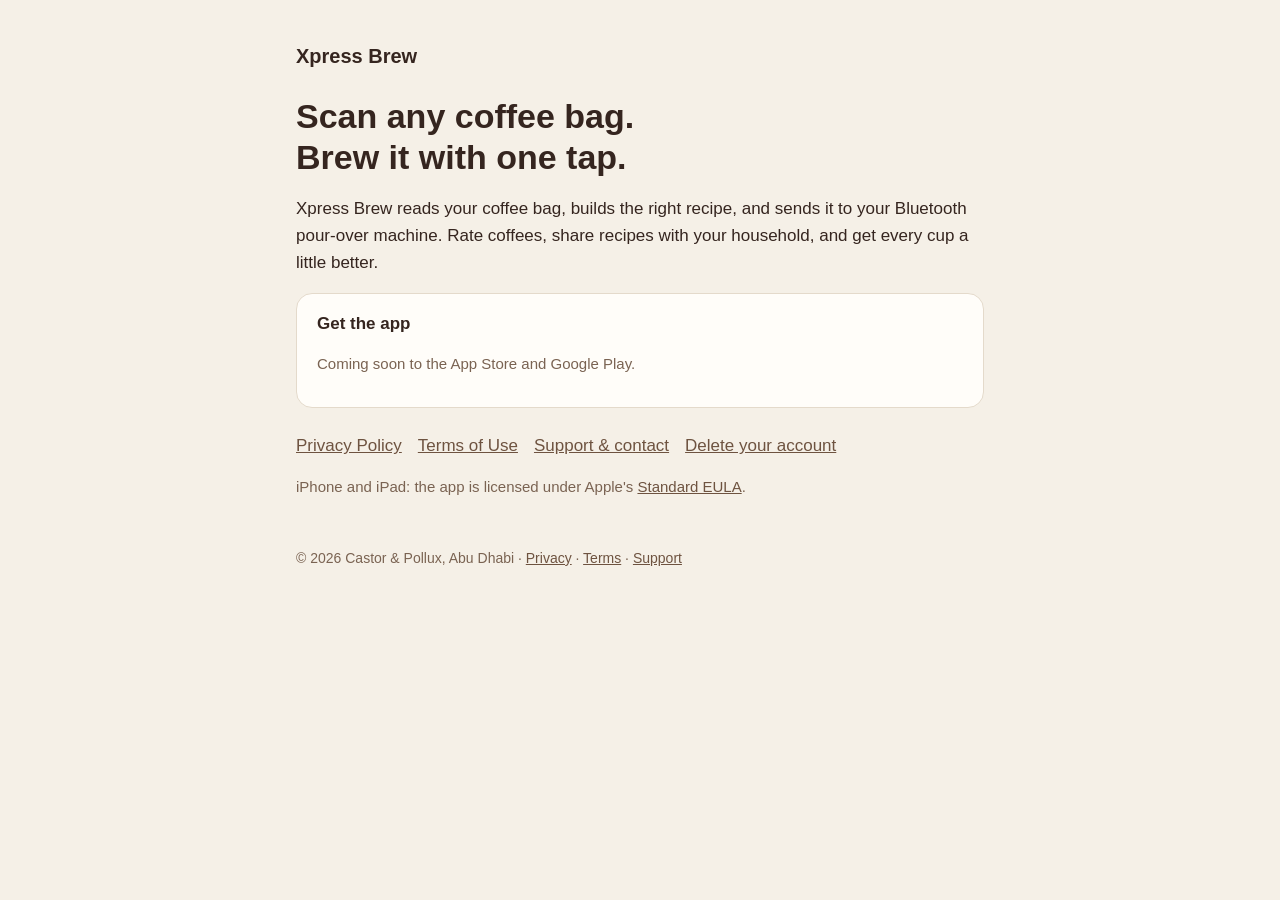
<file: index.html>
<!doctype html>
<html lang="en">
<head>
<meta charset="utf-8">
<meta name="viewport" content="width=device-width, initial-scale=1">
<title>Xpress Brew</title>
<meta name="description" content="Scan any coffee bag, get the right recipe, and brew it on your coffee machine with one tap.">
<link rel="stylesheet" href="/style.css">
</head>
<body>
<main>
<header><a href="/">Xpress Brew</a></header>
<h1>Scan any coffee bag.<br>Brew it with one tap.</h1>
<p>Xpress Brew reads your coffee bag, builds the right recipe, and sends it to your Bluetooth pour-over machine.
Rate coffees, share recipes with your household, and get every cup a little better.</p>
<div class="card">
  <strong>Get the app</strong>
  <p class="muted">Coming soon to the App Store and Google Play.</p>
</div>
<div class="links">
  <a href="/privacy">Privacy Policy</a>
  <a href="/terms">Terms of Use</a>
  <a href="/contact">Support &amp; contact</a>
  <a href="/delete-account">Delete your account</a>
</div>
<p class="muted">iPhone and iPad: the app is licensed under Apple's
<a href="https://www.apple.com/legal/internet-services/itunes/dev/stdeula/" target="_blank" rel="noopener">Standard EULA</a>.</p>
<footer>© 2026 Castor &amp; Pollux, Abu Dhabi · <a href="/privacy">Privacy</a> · <a href="/terms">Terms</a> · <a href="/contact">Support</a></footer>
</main>
</body>
</html>
</file>
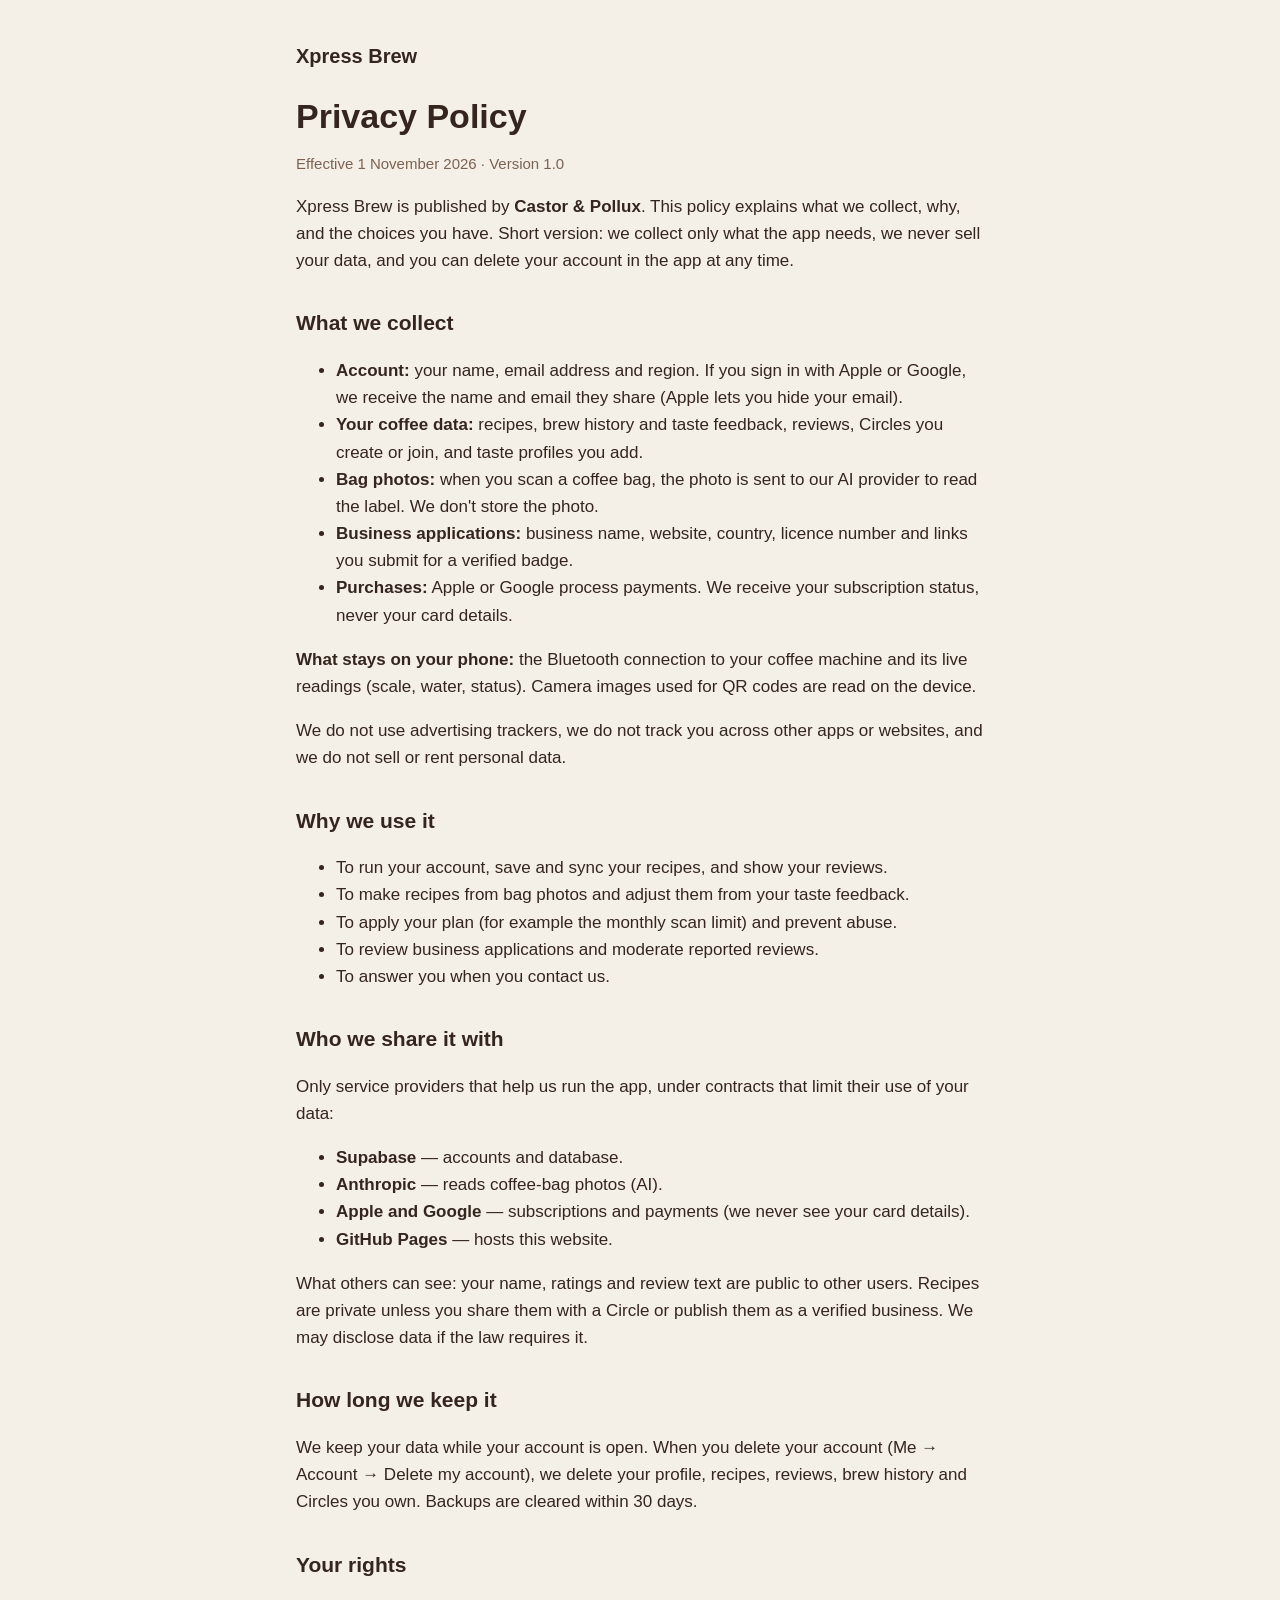
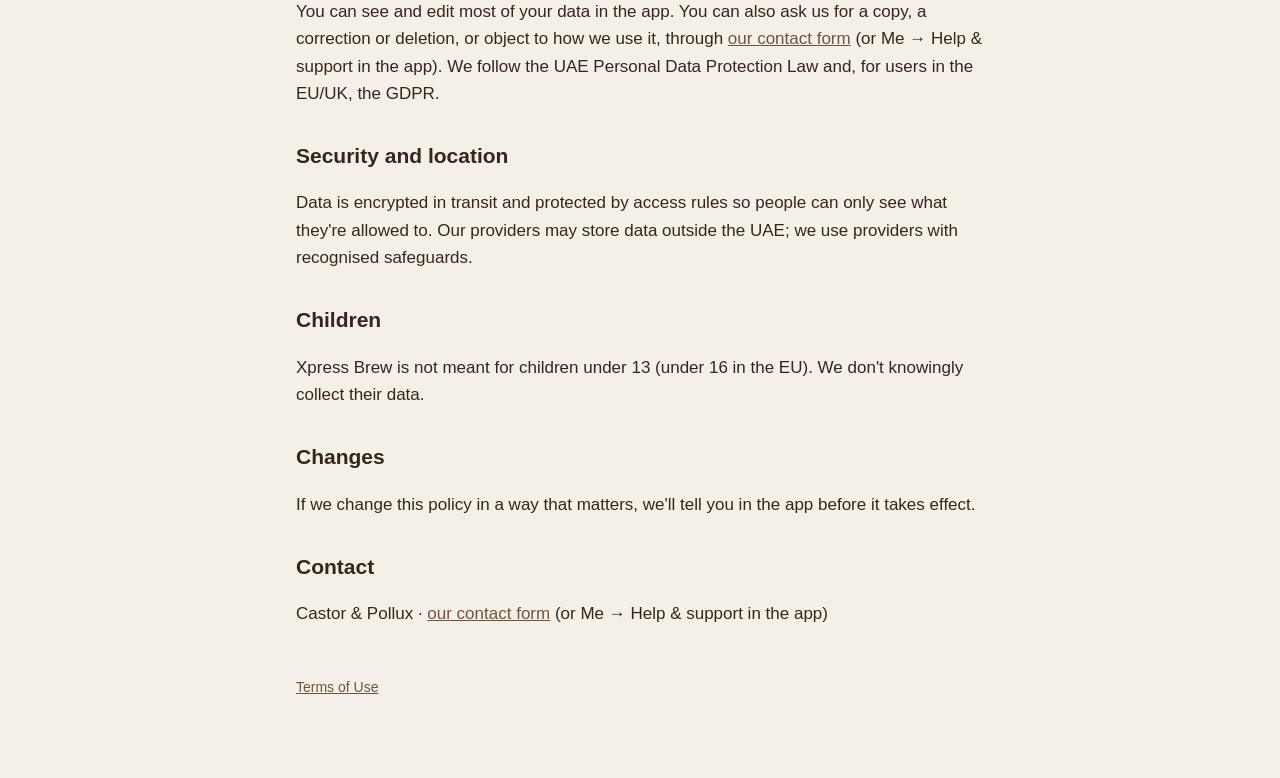
<file: privacy.html>
<!doctype html>
<html lang="en">
<head>
<meta charset="utf-8">
<meta name="viewport" content="width=device-width, initial-scale=1">
<title>Privacy Policy — Xpress Brew</title>
<link rel="stylesheet" href="/style.css">
</head>
<body>
<main>
<header><a href="/">Xpress Brew</a></header>
<h1>Privacy Policy</h1>
<p class="muted">Effective 1 November 2026 · Version 1.0</p>

<p>Xpress Brew is published by <strong>Castor &amp; Pollux</strong>.
This policy explains what we collect, why, and the choices you have. Short version: we collect only what the app needs,
we never sell your data, and you can delete your account in the app at any time.</p>

<h2>What we collect</h2>
<ul>
  <li><strong>Account:</strong> your name, email address and region. If you sign in with Apple or Google, we receive the name and email they share (Apple lets you hide your email).</li>
  <li><strong>Your coffee data:</strong> recipes, brew history and taste feedback, reviews, Circles you create or join, and taste profiles you add.</li>
  <li><strong>Bag photos:</strong> when you scan a coffee bag, the photo is sent to our AI provider to read the label. We don't store the photo.</li>
  <li><strong>Business applications:</strong> business name, website, country, licence number and links you submit for a verified badge.</li>
  <li><strong>Purchases:</strong> Apple or Google process payments. We receive your subscription status, never your card details.</li>
</ul>
<p><strong>What stays on your phone:</strong> the Bluetooth connection to your coffee machine and its live readings (scale, water, status).
Camera images used for QR codes are read on the device.</p>
<p>We do not use advertising trackers, we do not track you across other apps or websites, and we do not sell or rent personal data.</p>

<h2>Why we use it</h2>
<ul>
  <li>To run your account, save and sync your recipes, and show your reviews.</li>
  <li>To make recipes from bag photos and adjust them from your taste feedback.</li>
  <li>To apply your plan (for example the monthly scan limit) and prevent abuse.</li>
  <li>To review business applications and moderate reported reviews.</li>
  <li>To answer you when you contact us.</li>
</ul>

<h2>Who we share it with</h2>
<p>Only service providers that help us run the app, under contracts that limit their use of your data:</p>
<ul>
  <li><strong>Supabase</strong> — accounts and database.</li>
  <li><strong>Anthropic</strong> — reads coffee-bag photos (AI).</li>
  <li><strong>Apple and Google</strong> — subscriptions and payments (we never see your card details).</li>
  <li><strong>GitHub Pages</strong> — hosts this website.</li>
</ul>
<p>What others can see: your name, ratings and review text are public to other users. Recipes are private unless you share them
with a Circle or publish them as a verified business. We may disclose data if the law requires it.</p>

<h2>How long we keep it</h2>
<p>We keep your data while your account is open. When you delete your account (Me → Account → Delete my account), we delete
your profile, recipes, reviews, brew history and Circles you own. Backups are cleared within 30 days.</p>

<h2>Your rights</h2>
<p>You can see and edit most of your data in the app. You can also ask us for a copy, a correction or deletion, or object to
how we use it, through <a href="/contact">our contact form</a> (or Me → Help &amp; support in the app). We follow the UAE Personal Data
Protection Law and, for users in the EU/UK, the GDPR.</p>

<h2>Security and location</h2>
<p>Data is encrypted in transit and protected by access rules so people can only see what they're allowed to. Our providers may
store data outside the UAE; we use providers with recognised safeguards.</p>

<h2>Children</h2>
<p>Xpress Brew is not meant for children under 13 (under 16 in the EU). We don't knowingly collect their data.</p>

<h2>Changes</h2>
<p>If we change this policy in a way that matters, we'll tell you in the app before it takes effect.</p>

<h2>Contact</h2>
<p>Castor &amp; Pollux · <a href="/contact">our contact form</a> (or Me → Help &amp; support in the app)</p>

<footer><a href="/terms">Terms of Use</a></footer>
</main>
</body>
</html>
</file>
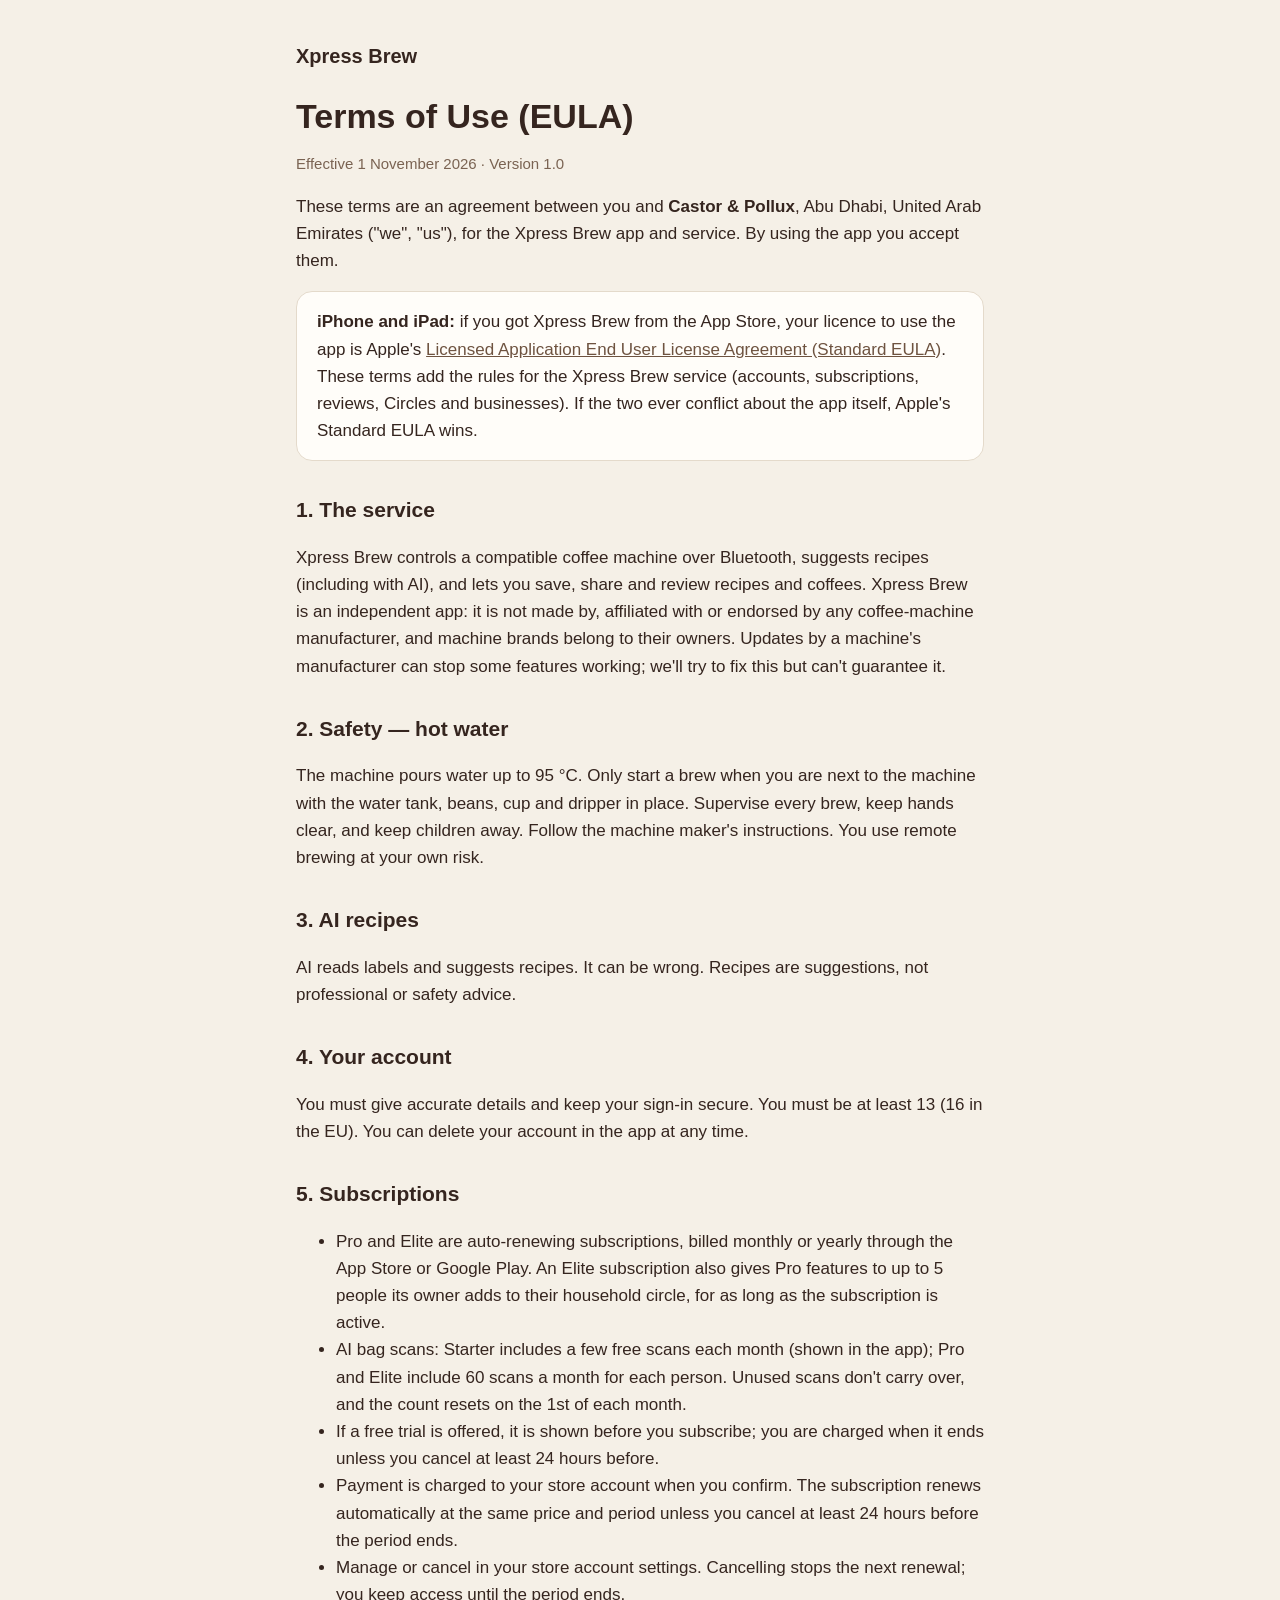
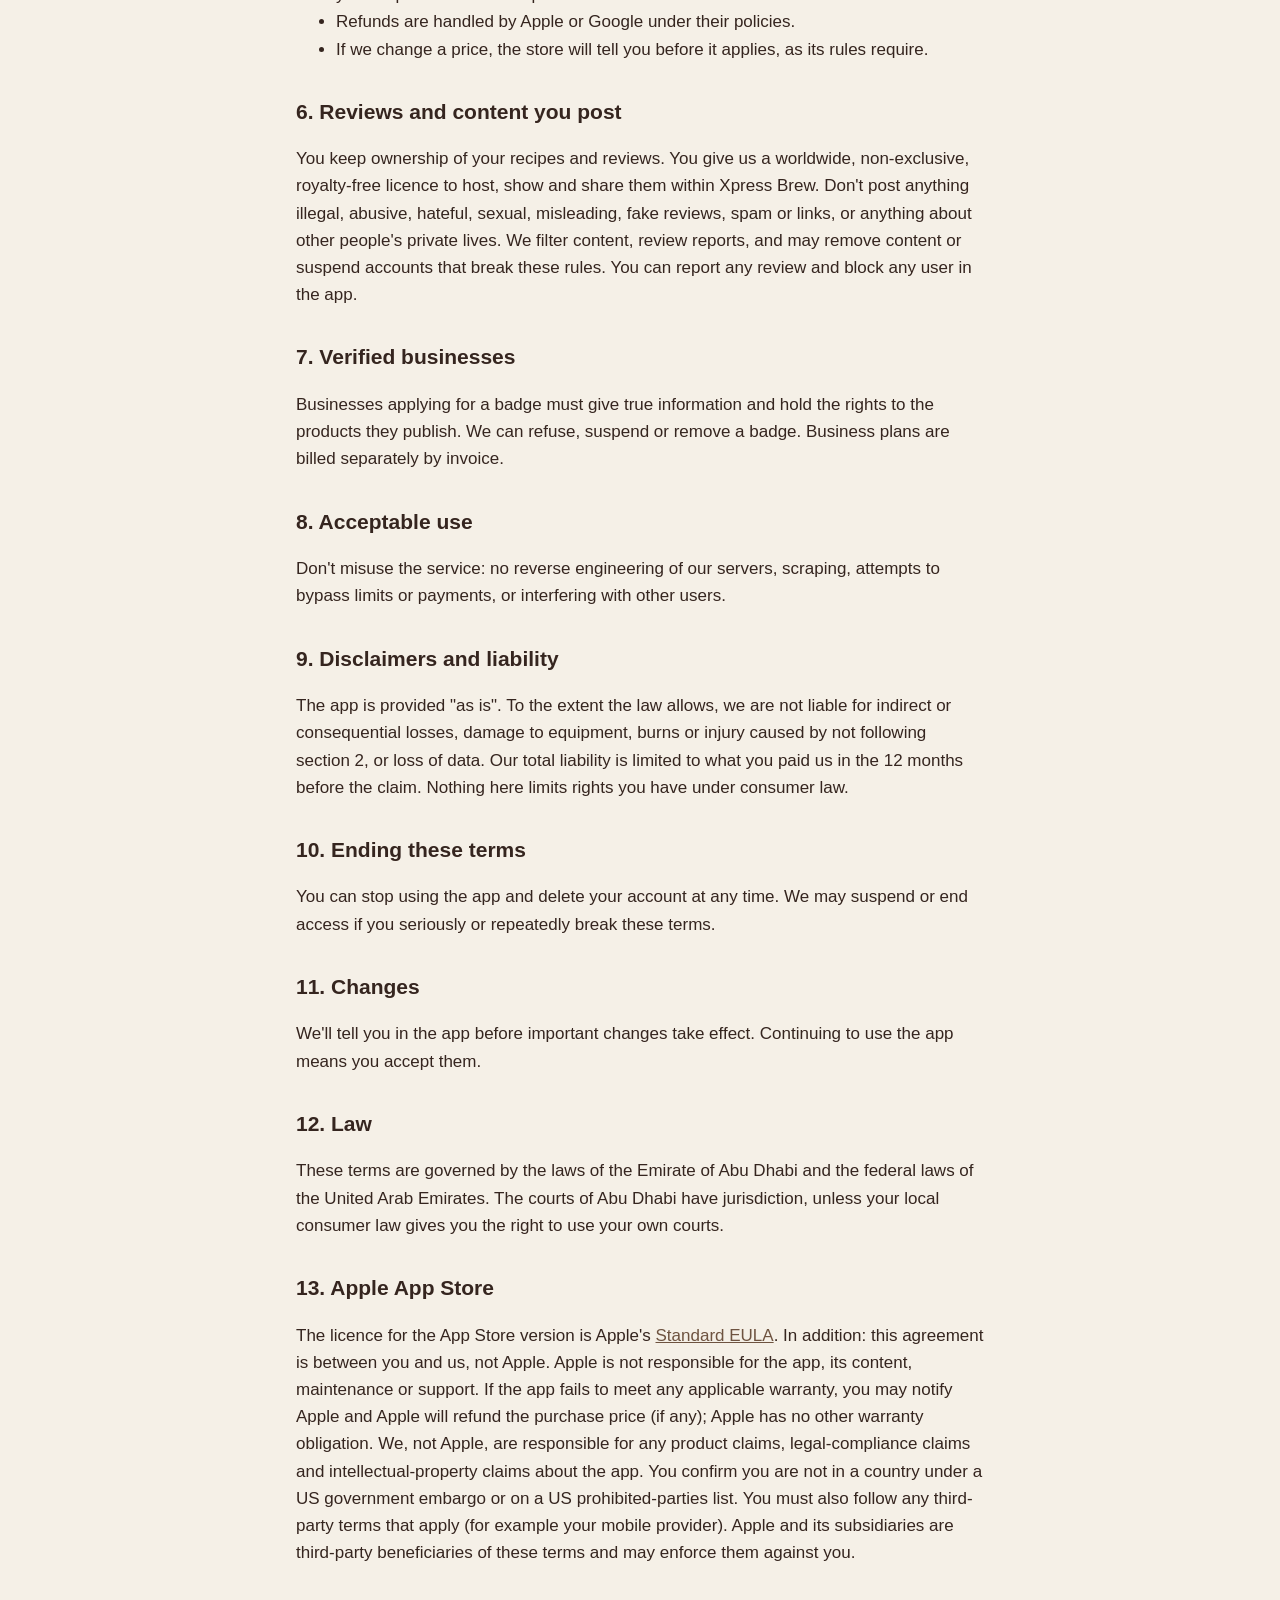
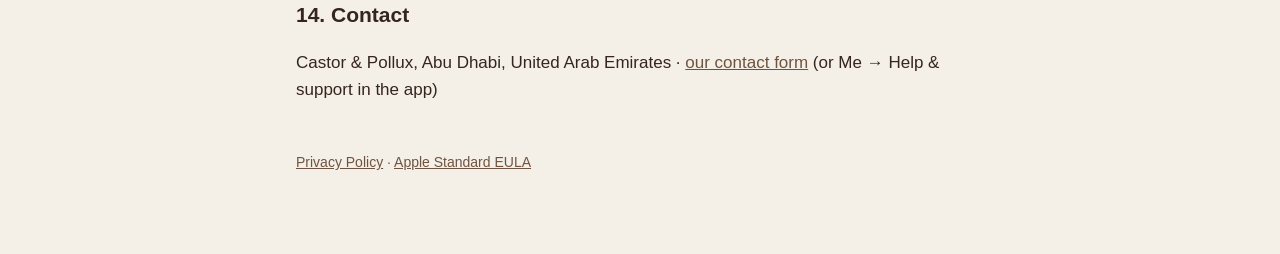
<file: terms.html>
<!doctype html>
<html lang="en">
<head>
<meta charset="utf-8">
<meta name="viewport" content="width=device-width, initial-scale=1">
<title>Terms of Use — Xpress Brew</title>
<link rel="stylesheet" href="/style.css">
</head>
<body>
<main>
<header><a href="/">Xpress Brew</a></header>
<h1>Terms of Use (EULA)</h1>
<p class="muted">Effective 1 November 2026 · Version 1.0</p>

<p>These terms are an agreement between you and <strong>Castor &amp; Pollux</strong>, Abu Dhabi, United Arab Emirates
("we", "us"), for the Xpress Brew app and service. By using the app you accept them.</p>

<p class="card"><strong>iPhone and iPad:</strong> if you got Xpress Brew from the App Store, your licence to use the app is
Apple's <a href="https://www.apple.com/legal/internet-services/itunes/dev/stdeula/" target="_blank" rel="noopener">Licensed
Application End User License Agreement (Standard EULA)</a>. These terms add the rules for the Xpress Brew service (accounts,
subscriptions, reviews, Circles and businesses). If the two ever conflict about the app itself, Apple's Standard EULA wins.</p>

<h2>1. The service</h2>
<p>Xpress Brew controls a compatible coffee machine over Bluetooth, suggests recipes (including with AI), and lets you save,
share and review recipes and coffees. Xpress Brew is an independent app: it is not made by, affiliated with or endorsed by
any coffee-machine manufacturer, and machine brands belong to their owners. Updates by a machine's manufacturer can stop some
features working; we'll try to fix this but can't guarantee it.</p>

<h2>2. Safety — hot water</h2>
<p>The machine pours water up to 95 °C. Only start a brew when you are next to the machine with the water tank, beans, cup and
dripper in place. Supervise every brew, keep hands clear, and keep children away. Follow the machine maker's instructions.
You use remote brewing at your own risk.</p>

<h2>3. AI recipes</h2>
<p>AI reads labels and suggests recipes. It can be wrong. Recipes are suggestions, not professional or safety advice.</p>

<h2>4. Your account</h2>
<p>You must give accurate details and keep your sign-in secure. You must be at least 13 (16 in the EU). You can delete your
account in the app at any time.</p>

<h2>5. Subscriptions</h2>
<ul>
  <li>Pro and Elite are auto-renewing subscriptions, billed monthly or yearly through the App Store or Google Play. An Elite subscription also gives Pro features to up to 5 people its owner adds to their household circle, for as long as the subscription is active.</li>
  <li>AI bag scans: Starter includes a few free scans each month (shown in the app); Pro and Elite include 60 scans a month for each person. Unused scans don't carry over, and the count resets on the 1st of each month.</li>
  <li>If a free trial is offered, it is shown before you subscribe; you are charged when it ends unless you cancel at least 24 hours before.</li>
  <li>Payment is charged to your store account when you confirm. The subscription renews automatically at the same price and
  period unless you cancel at least 24 hours before the period ends.</li>
  <li>Manage or cancel in your store account settings. Cancelling stops the next renewal; you keep access until the period ends.</li>
  <li>Refunds are handled by Apple or Google under their policies.</li>
  <li>If we change a price, the store will tell you before it applies, as its rules require.</li>
</ul>

<h2>6. Reviews and content you post</h2>
<p>You keep ownership of your recipes and reviews. You give us a worldwide, non-exclusive, royalty-free licence to host,
show and share them within Xpress Brew. Don't post anything illegal, abusive, hateful, sexual, misleading, fake reviews,
spam or links, or anything about other people's private lives. We filter content, review reports, and may remove content or
suspend accounts that break these rules. You can report any review and block any user in the app.</p>

<h2>7. Verified businesses</h2>
<p>Businesses applying for a badge must give true information and hold the rights to the products they publish. We can
refuse, suspend or remove a badge. Business plans are billed separately by invoice.</p>

<h2>8. Acceptable use</h2>
<p>Don't misuse the service: no reverse engineering of our servers, scraping, attempts to bypass limits or payments, or
interfering with other users.</p>

<h2>9. Disclaimers and liability</h2>
<p>The app is provided "as is". To the extent the law allows, we are not liable for indirect or consequential losses, damage
to equipment, burns or injury caused by not following section 2, or loss of data. Our total liability is limited to what you
paid us in the 12 months before the claim. Nothing here limits rights you have under consumer law.</p>

<h2>10. Ending these terms</h2>
<p>You can stop using the app and delete your account at any time. We may suspend or end access if you seriously or
repeatedly break these terms.</p>

<h2>11. Changes</h2>
<p>We'll tell you in the app before important changes take effect. Continuing to use the app means you accept them.</p>

<h2>12. Law</h2>
<p>These terms are governed by the laws of the Emirate of Abu Dhabi and the federal laws of the United Arab Emirates. The
courts of Abu Dhabi have jurisdiction, unless your local consumer law gives you the right to use your own courts.</p>

<h2>13. Apple App Store</h2>
<p>The licence for the App Store version is Apple's
<a href="https://www.apple.com/legal/internet-services/itunes/dev/stdeula/" target="_blank" rel="noopener">Standard EULA</a>.
In addition: this agreement is between you and us, not Apple. Apple is not
responsible for the app, its content, maintenance or support. If the app fails to meet any applicable warranty, you may
notify Apple and Apple will refund the purchase price (if any); Apple has no other warranty obligation. We, not Apple, are
responsible for any product claims, legal-compliance claims and intellectual-property claims about the app. You confirm you
are not in a country under a US government embargo or on a US prohibited-parties list. You must also follow any third-party
terms that apply (for example your mobile provider). Apple and its subsidiaries are third-party beneficiaries of these terms
and may enforce them against you.</p>

<h2>14. Contact</h2>
<p>Castor &amp; Pollux, Abu Dhabi, United Arab Emirates · <a href="/contact">our contact form</a> (or Me → Help &amp; support in the app)</p>

<footer><a href="/privacy">Privacy Policy</a> · <a href="https://www.apple.com/legal/internet-services/itunes/dev/stdeula/" target="_blank" rel="noopener">Apple Standard EULA</a></footer>
</main>
</body>
</html>
</file>
<file: style.css>
:root {
  --cream: #F5F0E7; --espresso: #35251F; --mocha: #8B6B52; --sage: #A8B39A;
  --muted: #7A6352; --line: #E4DACB; --card: #FFFDF9;
}
* { box-sizing: border-box; }
body {
  margin: 0; background: var(--cream); color: var(--espresso);
  font: 17px/1.6 -apple-system, BlinkMacSystemFont, "Segoe UI", Roboto, "Helvetica Neue", Arial, sans-serif;
}
main { max-width: 720px; margin: 0 auto; padding: 40px 16px 80px; }
header a { color: var(--espresso); text-decoration: none; font-weight: 800; font-size: 20px; }
h1 { font-size: 34px; line-height: 1.2; margin: 24px 0 4px; }
h2 { font-size: 21px; margin: 32px 0 8px; }
p, li { color: var(--espresso); }
.muted { color: var(--muted); font-size: 15px; }
a { color: #6E5340; }
.card { background: var(--card); border: 1px solid var(--line); border-radius: 16px; padding: 16px 20px; margin: 16px 0; }
.links { display: flex; gap: 16px; flex-wrap: wrap; margin-top: 24px; }
.btn { display: inline-block; background: var(--mocha); color: #fff; padding: 12px 20px; border-radius: 12px; text-decoration: none; font-weight: 700; }
footer { margin-top: 48px; font-size: 14px; color: var(--muted); }
</file>
